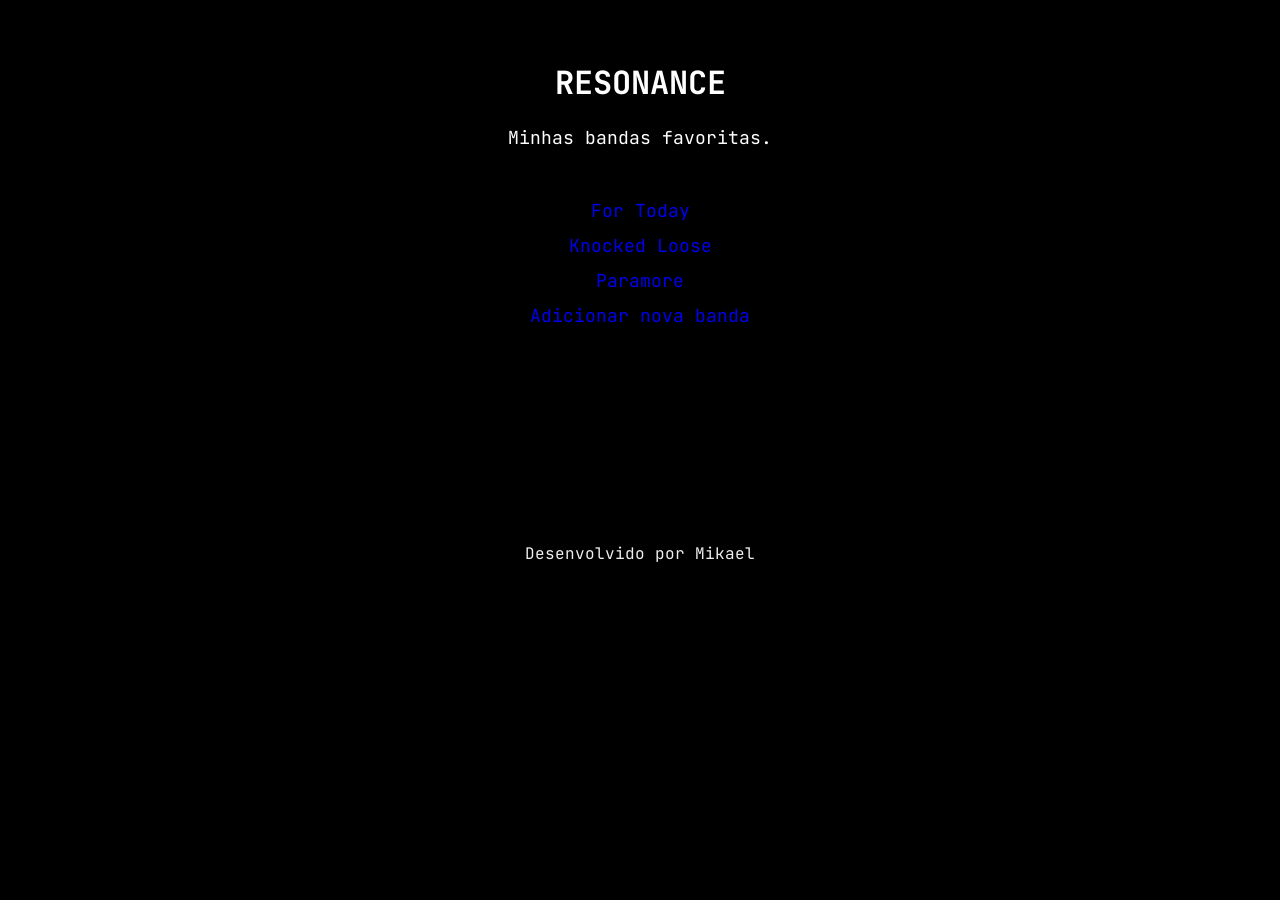
<file: index.html>
<!DOCTYPE html>
<html lang="pt-BR">
<head>
    <meta charset="UTF-8">
    <meta name="viewport" content="width=device-width, initial-scale=1.0">
    <link rel="preconnect" href="https://fonts.googleapis.com">
    <link rel="preconnect" href="https://fonts.gstatic.com" crossorigin>
    <link href="https://fonts.googleapis.com/css2?family=JetBrains+Mono:wght@400;500;600;700&display=swap" rel="stylesheet">
    <link rel="stylesheet" href="css/style.css">

    <title>RESONANCE</title>
</head>

<body>
    <main class="home">
        <h1 class="home-title">RESONANCE</h1>

        <p class="descricao-home">
            Minhas bandas favoritas.
        </p>

        <ul class="bandas">
            <li><a href="for-today.html">For Today</a></li>
            <li><a href="knocked-loose.html">Knocked Loose</a></li>
            <li><a href="paramore.html">Paramore</a></li>
            <li><a href="adicionar.html">Adicionar nova banda</a></li>
        </ul>
    </main>

    <footer class="footer-home">
        <a href="https://github.com/mikaelrms" target="_blank">
            <p>
                Desenvolvido por Mikael
            </p>
        </a>
    </footer>

</body>
</html>
</file>
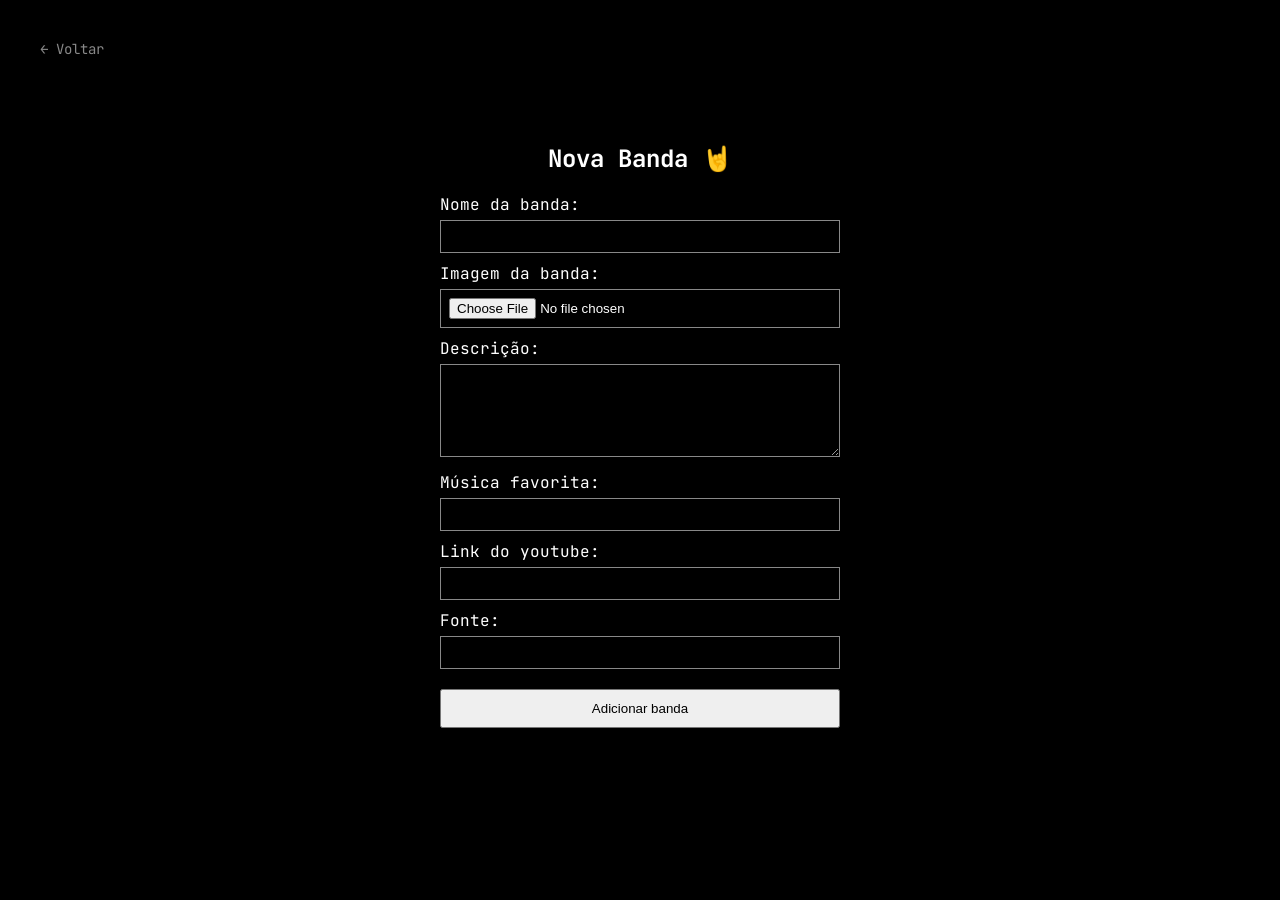
<file: adicionar.html>
<!DOCTYPE html>
<html lang="pt-BR">
<head>
    <meta charset="UTF-8">
    <meta name="viewport" content="width=device-width, initial-scale=1.0">
    <link rel="preconnect" href="https://fonts.googleapis.com">
    <link rel="preconnect" href="https://fonts.gstatic.com" crossorigin>
    <link href="https://fonts.googleapis.com/css2?family=JetBrains+Mono:wght@400;500;600;700&display=swap" rel="stylesheet">
    <link rel="stylesheet" href="css/style.css">
    <title>Adicionar nova banda</title>
</head>
<body>
    <a href="index.html" class="home-link">← Voltar</a>
    <form action="" method="post">
    <h2>Nova Banda 🤘</h2>

    <label for="nome">Nome da banda:</label>
    <input type="text" id="nome" name="nome" required>

    <label for="img">Imagem da banda:</label>
    <input type="file" name="imagem">

    <label for="descricao">Descrição:</label>
    <textarea id="descricao" name="descricao" rows="5"></textarea>

    <label for="musica">Música favorita:</label>
    <input type="text" id="musica" name="musica">

    <label for="link-musica">Link do youtube:</label>
    <input type="url" id="linkMusica" name="linkMusica">

    <label for="fonte">Fonte:</label>
    <input type="text" id="fonte" name="fonte">

    <button type="submit">Adicionar banda</button>
</form>
</body>
</html>
</file>
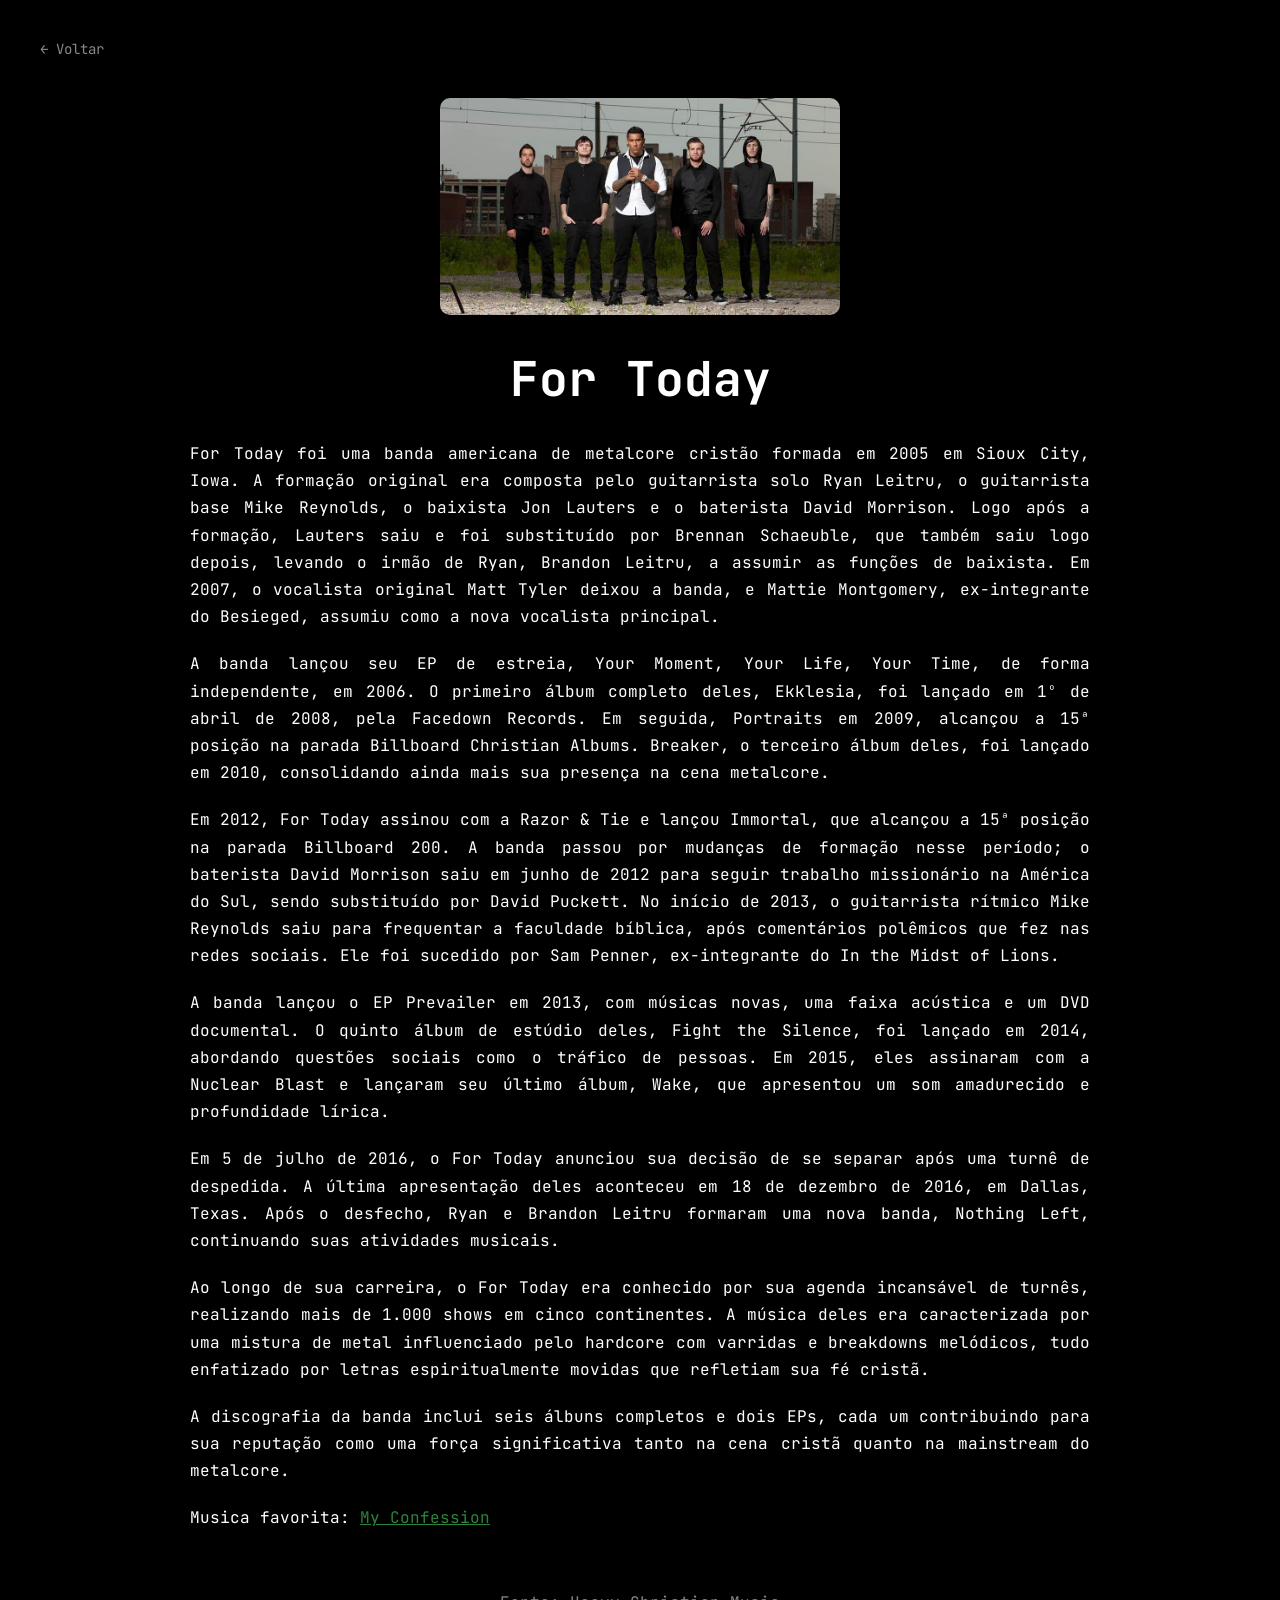
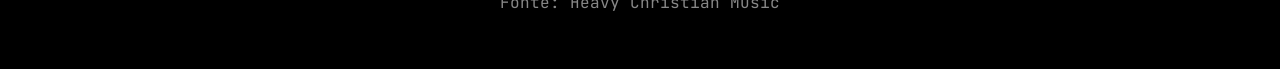
<file: for-today.html>
<!DOCTYPE html>
<html lang="pt-BR">
<head>
    <meta charset="UTF-8">
    <meta name="viewport" content="width=device-width, initial-scale=1.0">
    <link rel="preconnect" href="https://fonts.googleapis.com">
    <link rel="preconnect" href="https://fonts.gstatic.com" crossorigin>
    <link href="https://fonts.googleapis.com/css2?family=JetBrains+Mono:wght@400;500;600;700&display=swap" rel="stylesheet">
    <link rel="stylesheet" href="css/style.css">
    <title>For Today</title>
</head>
<body>
    <a href="index.html" class="home-link">← Voltar</a>
    <img src="img/for-today.jpg" alt="For Today">

    <h1 class="title">For Today</h1>
    <p class="descricao">
        For Today foi uma banda americana de metalcore cristão formada em 2005 em Sioux City, Iowa. A formação original era composta 
        pelo guitarrista solo Ryan Leitru, o guitarrista base Mike Reynolds, o baixista Jon Lauters e o baterista David Morrison.
        Logo após a formação, Lauters saiu e foi substituído por Brennan Schaeuble, que também saiu logo depois, levando o irmão de Ryan, 
        Brandon Leitru, a assumir as funções de baixista. Em 2007, o vocalista original Matt Tyler deixou a banda, e Mattie Montgomery, 
        ex-integrante do Besieged, assumiu como a nova vocalista principal.
    </p>
    <p class="descricao">
        A banda lançou seu EP de estreia, Your Moment, Your Life, Your Time, de forma independente, em 2006. O primeiro álbum completo 
        deles, Ekklesia, foi lançado em 1º de abril de 2008, pela Facedown Records. Em seguida, Portraits em 2009, alcançou a 15ª posição 
        na parada Billboard Christian Albums. Breaker, o terceiro álbum deles, foi lançado em 2010, consolidando ainda mais sua presença na 
        cena metalcore.
    </p>
    <p class="descricao">
       Em 2012, For Today assinou com a Razor & Tie e lançou Immortal, que alcançou a 15ª posição na parada Billboard 200. A banda 
       passou por mudanças de formação nesse período; o baterista David Morrison saiu em junho de 2012 para seguir trabalho missionário na 
       América do Sul, sendo substituído por David Puckett. No início de 2013, o guitarrista rítmico Mike Reynolds saiu para frequentar a 
       faculdade bíblica, após comentários polêmicos que fez nas redes sociais. Ele foi sucedido por Sam Penner, ex-integrante do In the Midst of Lions.
    </p>
    <p class="descricao">
        A banda lançou o EP Prevailer em 2013, com músicas novas, uma faixa acústica e um DVD documental. O quinto álbum de estúdio 
        deles, Fight the Silence, foi lançado em 2014, abordando questões sociais como o tráfico de pessoas. Em 2015, eles assinaram 
        com a Nuclear Blast e lançaram seu último álbum, Wake, que apresentou um som amadurecido e profundidade lírica.
    </p>
    <p class="descricao">
        Em 5 de julho de 2016, o For Today anunciou sua decisão de se separar após uma turnê de despedida. A última apresentação deles 
        aconteceu em 18 de dezembro de 2016, em Dallas, Texas. Após o desfecho, Ryan e Brandon Leitru formaram uma nova banda, Nothing Left, 
        continuando suas atividades musicais.
    </p>
    <p class="descricao">
        Ao longo de sua carreira, o For Today era conhecido por sua agenda incansável de turnês, realizando mais de 1.000 shows em 
        cinco continentes. A música deles era caracterizada por uma mistura de metal influenciado pelo hardcore com varridas e 
        breakdowns melódicos, tudo enfatizado por letras espiritualmente movidas que refletiam sua fé cristã.
    </p>
    <p class="descricao">
        A discografia da banda inclui seis álbuns completos e dois EPs, cada um contribuindo para sua reputação como uma força significativa 
        tanto na cena cristã quanto na mainstream do metalcore.
    </p>

    <p class="descricao">
        Musica favorita: <a href="https://youtu.be/8kHxdAsxGkY?si=E5qpKyn2tKyv9mP2" target="_blank">My Confession</a>
    </p>

        <p class="footer">
            Fonte:
            <a href="https://heavychristianmusic.com/artist/for-today/#elementor-toc__heading-anchor-3" target="_blank">Heavy Christian Music</a>
        </p>
</body>
</html>
</file>
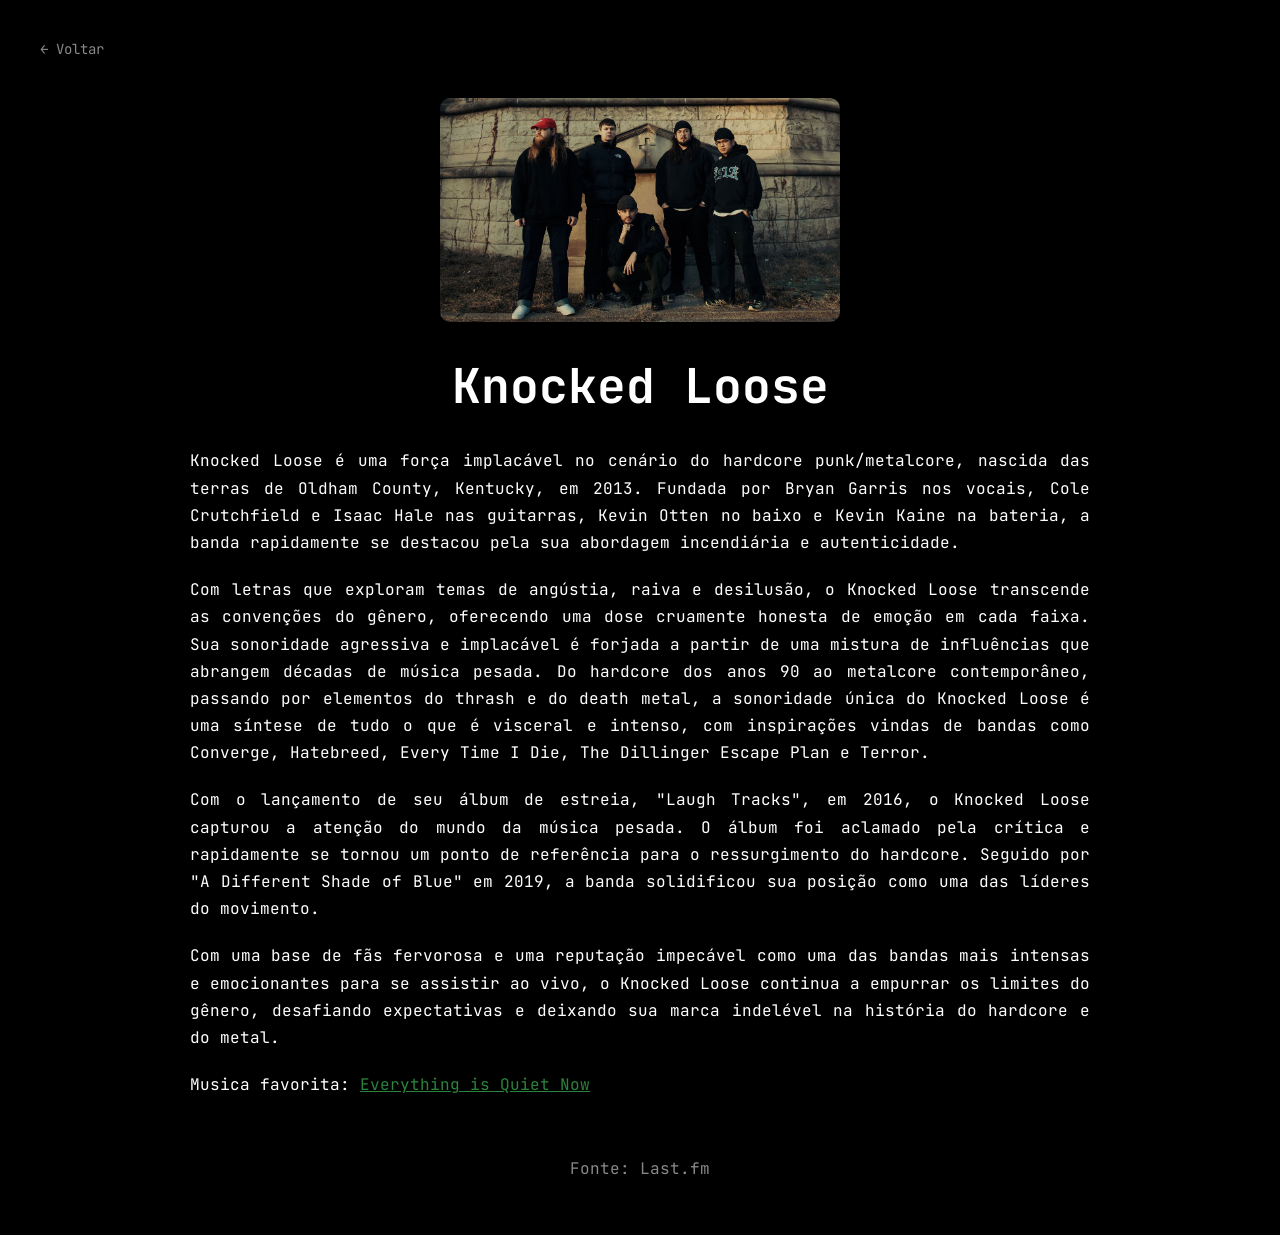
<file: knocked-loose.html>
<!DOCTYPE html>
<html lang="pt-BR">
<head>
    <meta charset="UTF-8">
    <meta name="viewport" content="width=device-width, initial-scale=1.0">
    <link rel="preconnect" href="https://fonts.googleapis.com">
    <link rel="preconnect" href="https://fonts.gstatic.com" crossorigin>
    <link href="https://fonts.googleapis.com/css2?family=JetBrains+Mono:wght@400;500;600;700&display=swap" rel="stylesheet">
    <link rel="stylesheet" href="css/style.css">
    <title>Knocked Loose</title>
</head>
<body>
    <a href="index.html" class="home-link">← Voltar</a>
    <img src="img/knocked-loose.jpg" alt="Knocked Loose">

    <h1 class="title">Knocked Loose</h1>
    <p class="descricao">
        Knocked Loose é uma força implacável no cenário do hardcore punk/metalcore, nascida das terras de Oldham County, 
        Kentucky, em 2013. Fundada por Bryan Garris nos vocais, Cole Crutchfield e Isaac Hale nas guitarras, Kevin Otten no 
        baixo e Kevin Kaine na bateria, a banda rapidamente se destacou pela sua abordagem incendiária e autenticidade.
    </p>
    <p class="descricao">
        Com letras que exploram temas de angústia, raiva e desilusão, o Knocked Loose transcende as convenções do gênero, 
        oferecendo uma dose cruamente honesta de emoção em cada faixa. Sua sonoridade agressiva e implacável é forjada a partir 
        de uma mistura de influências que abrangem décadas de música pesada. Do hardcore dos anos 90 ao metalcore contemporâneo, 
        passando por elementos do thrash e do death metal, a sonoridade única do Knocked Loose é uma síntese de tudo o que é 
        visceral e intenso, com inspirações vindas de bandas como Converge, Hatebreed, Every Time I Die, The Dillinger Escape Plan 
        e Terror.
    </p>
    <p class="descricao">
       Com o lançamento de seu álbum de estreia, "Laugh Tracks", em 2016, o Knocked Loose capturou a atenção do mundo da 
       música pesada. O álbum foi aclamado pela crítica e rapidamente se tornou um ponto de referência para o ressurgimento do hardcore. 
       Seguido por "A Different Shade of Blue" em 2019, a banda solidificou sua posição como uma das líderes do movimento.
    </p>
    <p class="descricao">
        Com uma base de fãs fervorosa e uma reputação impecável como uma das bandas mais intensas e emocionantes para se assistir 
        ao vivo, o Knocked Loose continua a empurrar os limites do gênero, desafiando expectativas e deixando sua marca indelével na 
        história do hardcore e do metal.
    </p>

    <p class="descricao">
        Musica favorita: <a href="https://youtu.be/iJDbYbArOyI?si=DAr_0ERCIBcO5AI4" target="_blank">Everything is Quiet Now</a>
    </p>
    
        <p class="footer">
            Fonte:
            <a href="https://www.last.fm/pt/music/Knocked+Loose/+wiki" target="_blank">Last.fm</a>
        </p>
</body>
</html>
</file>
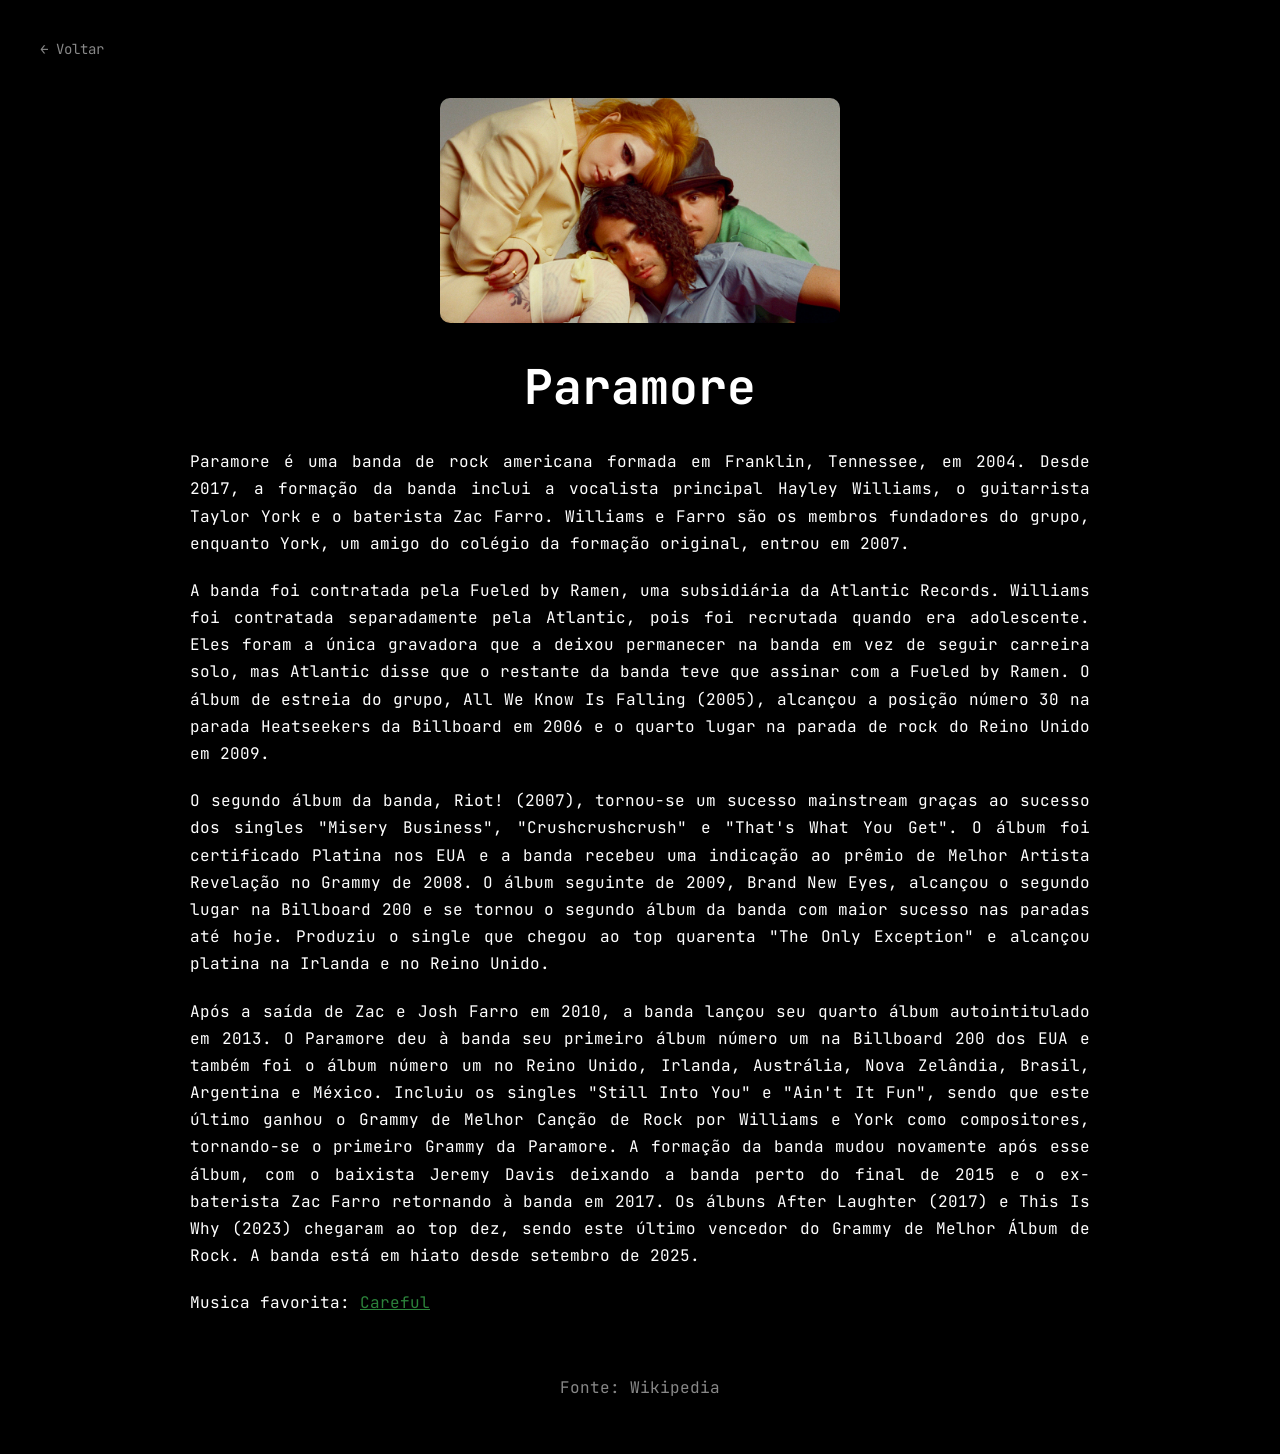
<file: paramore.html>
<!DOCTYPE html>
<html lang="pt-BR">
<head>
    <meta charset="UTF-8">
    <meta name="viewport" content="width=device-width, initial-scale=1.0">
    <link rel="preconnect" href="https://fonts.googleapis.com">
    <link rel="preconnect" href="https://fonts.gstatic.com" crossorigin>
    <link href="https://fonts.googleapis.com/css2?family=JetBrains+Mono:wght@400;500;600;700&display=swap" rel="stylesheet">
    <link rel="stylesheet" href="css/style.css">
    <title>Paramore</title>
</head>
<body>
    <a href="index.html" class="home-link">← Voltar</a>
    <img src="img/paramore.jpg" alt="Paramore">

    <h1 class="title">Paramore</h1>
    <p class="descricao">
        Paramore é uma banda de rock americana formada em Franklin, Tennessee, em 2004. Desde 2017, a formação da banda inclui 
        a vocalista principal Hayley Williams, o guitarrista Taylor York e o baterista Zac Farro. Williams e Farro são os membros 
        fundadores do grupo, enquanto York, um amigo do colégio da formação original, entrou em 2007.
    </p>
    <p class="descricao">
        A banda foi contratada pela Fueled by Ramen, uma subsidiária da Atlantic Records. Williams foi contratada separadamente pela 
        Atlantic, pois foi recrutada quando era adolescente. Eles foram a única gravadora que a deixou permanecer na banda em vez 
        de seguir carreira solo, mas Atlantic disse que o restante da banda teve que assinar com a Fueled by Ramen. O álbum de estreia 
        do grupo, All We Know Is Falling (2005), alcançou a posição número 30 na parada Heatseekers da Billboard em 2006 e o quarto 
        lugar na parada de rock do Reino Unido em 2009.
    </p>
    <p class="descricao">
      O segundo álbum da banda, Riot! (2007), tornou-se um sucesso mainstream graças ao sucesso dos singles "Misery Business", 
      "Crushcrushcrush" e "That's What You Get". O álbum foi certificado Platina nos EUA e a banda recebeu uma indicação ao prêmio 
      de Melhor Artista Revelação no Grammy de 2008. O álbum seguinte de 2009, Brand New Eyes, alcançou o segundo lugar na 
      Billboard 200 e se tornou o segundo álbum da banda com maior sucesso nas paradas até hoje. Produziu o single que chegou ao 
      top quarenta "The Only Exception" e alcançou platina na Irlanda e no Reino Unido.
    </p>
    <p class="descricao">
       Após a saída de Zac e Josh Farro em 2010, a banda lançou seu quarto álbum autointitulado em 2013. O Paramore deu à banda 
       seu primeiro álbum número um na Billboard 200 dos EUA e também foi o álbum número um no Reino Unido, Irlanda, Austrália, 
       Nova Zelândia, Brasil, Argentina e México. Incluiu os singles "Still Into You" e "Ain't It Fun", sendo que este último 
       ganhou o Grammy de Melhor Canção de Rock por Williams e York como compositores, tornando-se o primeiro Grammy da Paramore. 
       A formação da banda mudou novamente após esse álbum, com o baixista Jeremy Davis deixando a banda perto do final de 2015 
       e o ex-baterista Zac Farro retornando à banda em 2017. Os álbuns After Laughter (2017) e This Is Why (2023) chegaram ao 
       top dez, sendo este último vencedor do Grammy de Melhor Álbum de Rock. A banda está em hiato desde setembro de 2025.
    </p>

    <p class="descricao">
        Musica favorita: <a href="https://youtu.be/f5howHv3F54?si=lue8MJGeULWhO69Q" target="_blank">Careful</a>
    </p>

        <p class="footer">
            Fonte:
            <a href="https://en.wikipedia.org/wiki/Paramore" target="_blank">Wikipedia</a>
        </p>
</body>
</html>
</file>
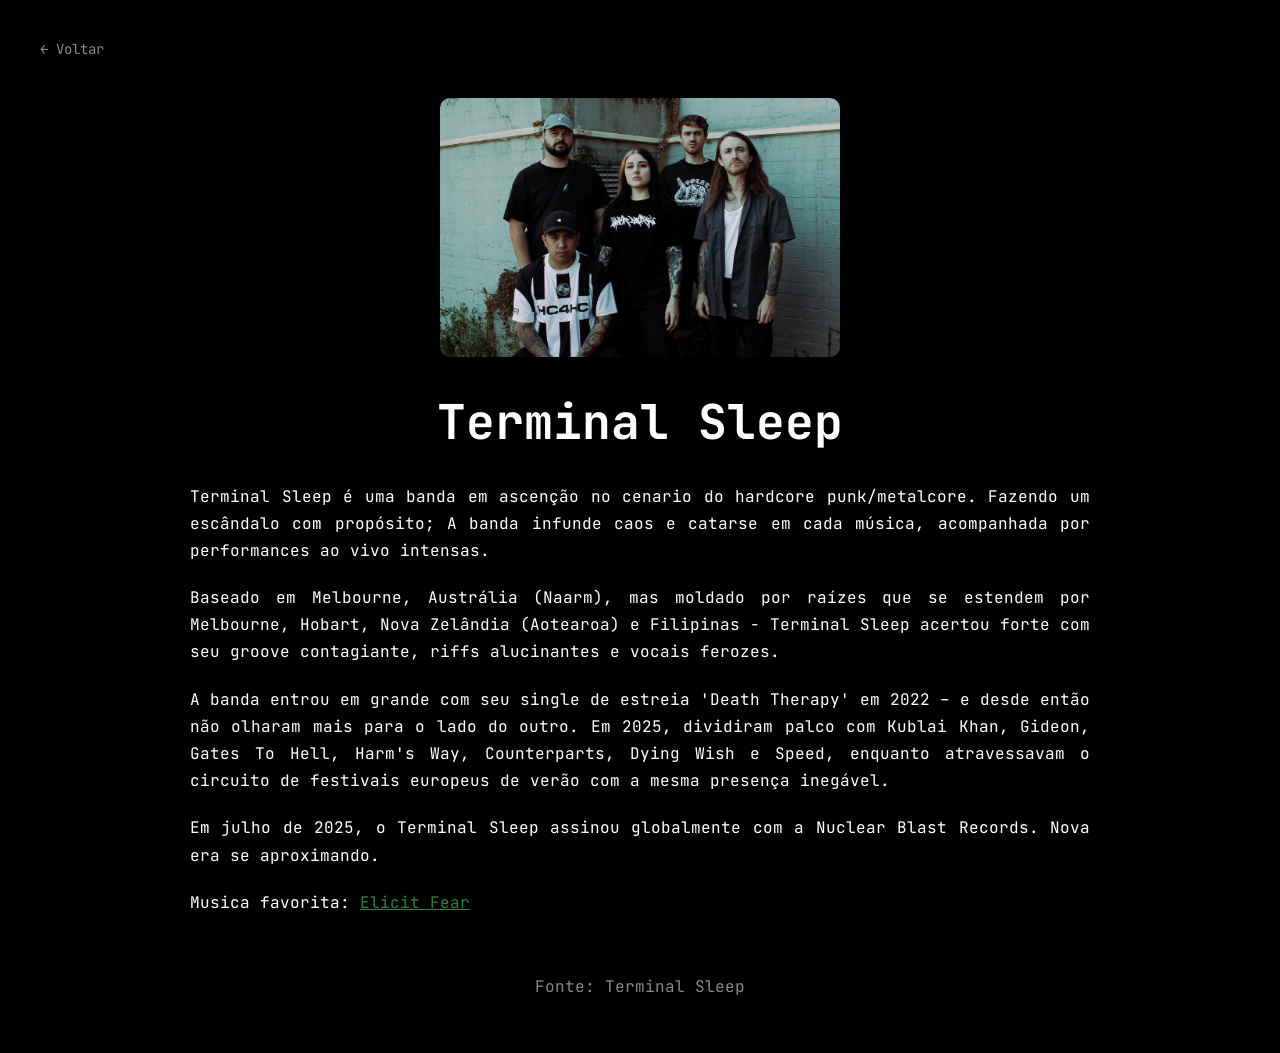
<file: terminal-sleep.html>
<!DOCTYPE html>
<html lang="pt-BR">
<head>
    <meta charset="UTF-8">
    <meta name="viewport" content="width=device-width, initial-scale=1.0">
    <link rel="preconnect" href="https://fonts.googleapis.com">
    <link rel="preconnect" href="https://fonts.gstatic.com" crossorigin>
    <link href="https://fonts.googleapis.com/css2?family=JetBrains+Mono:wght@400;500;600;700&display=swap" rel="stylesheet">
    <link rel="stylesheet" href="css/style.css">
    <title>Terminal Sleep</title>
</head>
<body>
    <a href="index.html" class="home-link">← Voltar</a>
    <img src="img/terminal-sleep.jpg" alt="Terminal Sleep">

    <h1 class="title">Terminal Sleep</h1>
    <p class="descricao">
       Terminal Sleep é uma banda em ascenção no cenario do hardcore punk/metalcore. Fazendo um escândalo com propósito; A banda 
       infunde caos e catarse em cada música, acompanhada por performances ao vivo intensas. 
    </p>
    <p class="descricao">
        Baseado em Melbourne, Austrália (Naarm), mas moldado por raízes que se estendem por Melbourne, Hobart, Nova Zelândia (Aotearoa) e 
        Filipinas - Terminal Sleep acertou forte com seu groove contagiante, riffs alucinantes e vocais ferozes. 
    </p>
    <p class="descricao">
      A banda entrou em grande com seu single de estreia 'Death Therapy' em 2022 – e desde então não olharam mais para o lado do outro. 
      Em 2025, dividiram palco com Kublai Khan, Gideon, Gates To Hell, Harm's Way, Counterparts, Dying Wish e Speed, enquanto atravessavam 
      o circuito de festivais europeus de verão com a mesma presença inegável. 
    </p>
    <p class="descricao">
       Em julho de 2025, o Terminal Sleep assinou globalmente com a Nuclear Blast Records. Nova era se aproximando.
    </p>

    <p class="descricao">
        Musica favorita: <a href="https://youtu.be/vcs6O4H-Vl0?si=oZaAkSjWFvtJD6D7" target="_blank">Elicit Fear</a>
    </p>

        <p class="footer">
            Fonte:
            <a href="https://www.terminalsleep.com/" target="_blank">Terminal Sleep</a>
        </p>
</body>
</html>
</file>
<file: css/style.css>
body {
    margin: 0;
    padding: 40px;
    background-color: #000;
    color: #fff;
    font-family: 'JetBrains Mono', monospace;
}

img {
    width: 400px;
    display: block;
    margin: 0 auto 30px;
    border-radius: 10px;
}

.title {
    text-align: center;
    font-size: 48px;
    margin-bottom: 30px;
}

.descricao {
    max-width: 900px;
    margin: 0 auto 20px;
    line-height: 1.7;
    color: #fff;
    text-align: justify;
}

.descricao a {
    color: #2c833b;
    text-decoration: underline;
}

.footer {
    text-align: center;
    margin-top: 60px;
    color: #888;
}

.footer a {
    color: #888;
    text-decoration: none;
}

.footer a:hover {
    text-decoration: underline;
}

.home {
    max-width: 100%;
    margin: 0 auto;
    text-align: center;
}

.home-link {
    display: block;
    margin-bottom: 40px;
    color: #888;
    text-decoration: none;
    font-size: 14px;
}

.descricao-home {
    font-size: 18px;
}

.bandas {
    list-style: none;
    padding: 0;
    margin-top: 50px;
    font-size: 18px;
}

.bandas li {
    margin-bottom: 12px;
}

.bandas a {
    text-decoration: none;
}

.bandas a:hover {
    text-decoration: underline;
}

.footer-home {
    text-align: center;
    margin-top: 18%;
}

.footer-home a {
    color: #eee;
    text-decoration: none;
}

form {
    width: 90%;
    max-width: 400px;
    margin: 20px auto;
    padding: 25px;
    background-color: #000;
}

h2 { 
    text-align: center; 
} 

label { 
    display: block; 
    margin-top: 10px; 
    margin-bottom: 5px; 
}

input,textarea {
    width: 100%;
    padding: 8px;
    box-sizing: border-box;
    background-color: transparent;
    border: 1px solid #888;
    color: white;
}

button {
    width: 100%;
    margin-top: 20px;
    padding: 10px;
    cursor: pointer;
}

@media (max-width: 600px) and (max-width: 900px) {

    body {
        padding: 20px;
    }

    img {
        width: 100%;
        max-width: 400px;
        height: auto;
    }

    .title {
        font-size: 34px;
        margin-bottom: 25px;
    }

    .descricao {
        font-size: 14px;
        line-height: 1.6;
        text-align: justify;
    }

    .footer {
        font-size: 12px;
        margin-top: 40px;
    }

    .home-link {
        font-size: 13px;
        margin-bottom: 30px;
    }

    .home {
        margin-top: 30%;
    }

    .footer-home {
        text-align: center;
        margin-top: 50%;
    }

    .footer-home a {
        text-decoration: none;
    }
}
</file>
